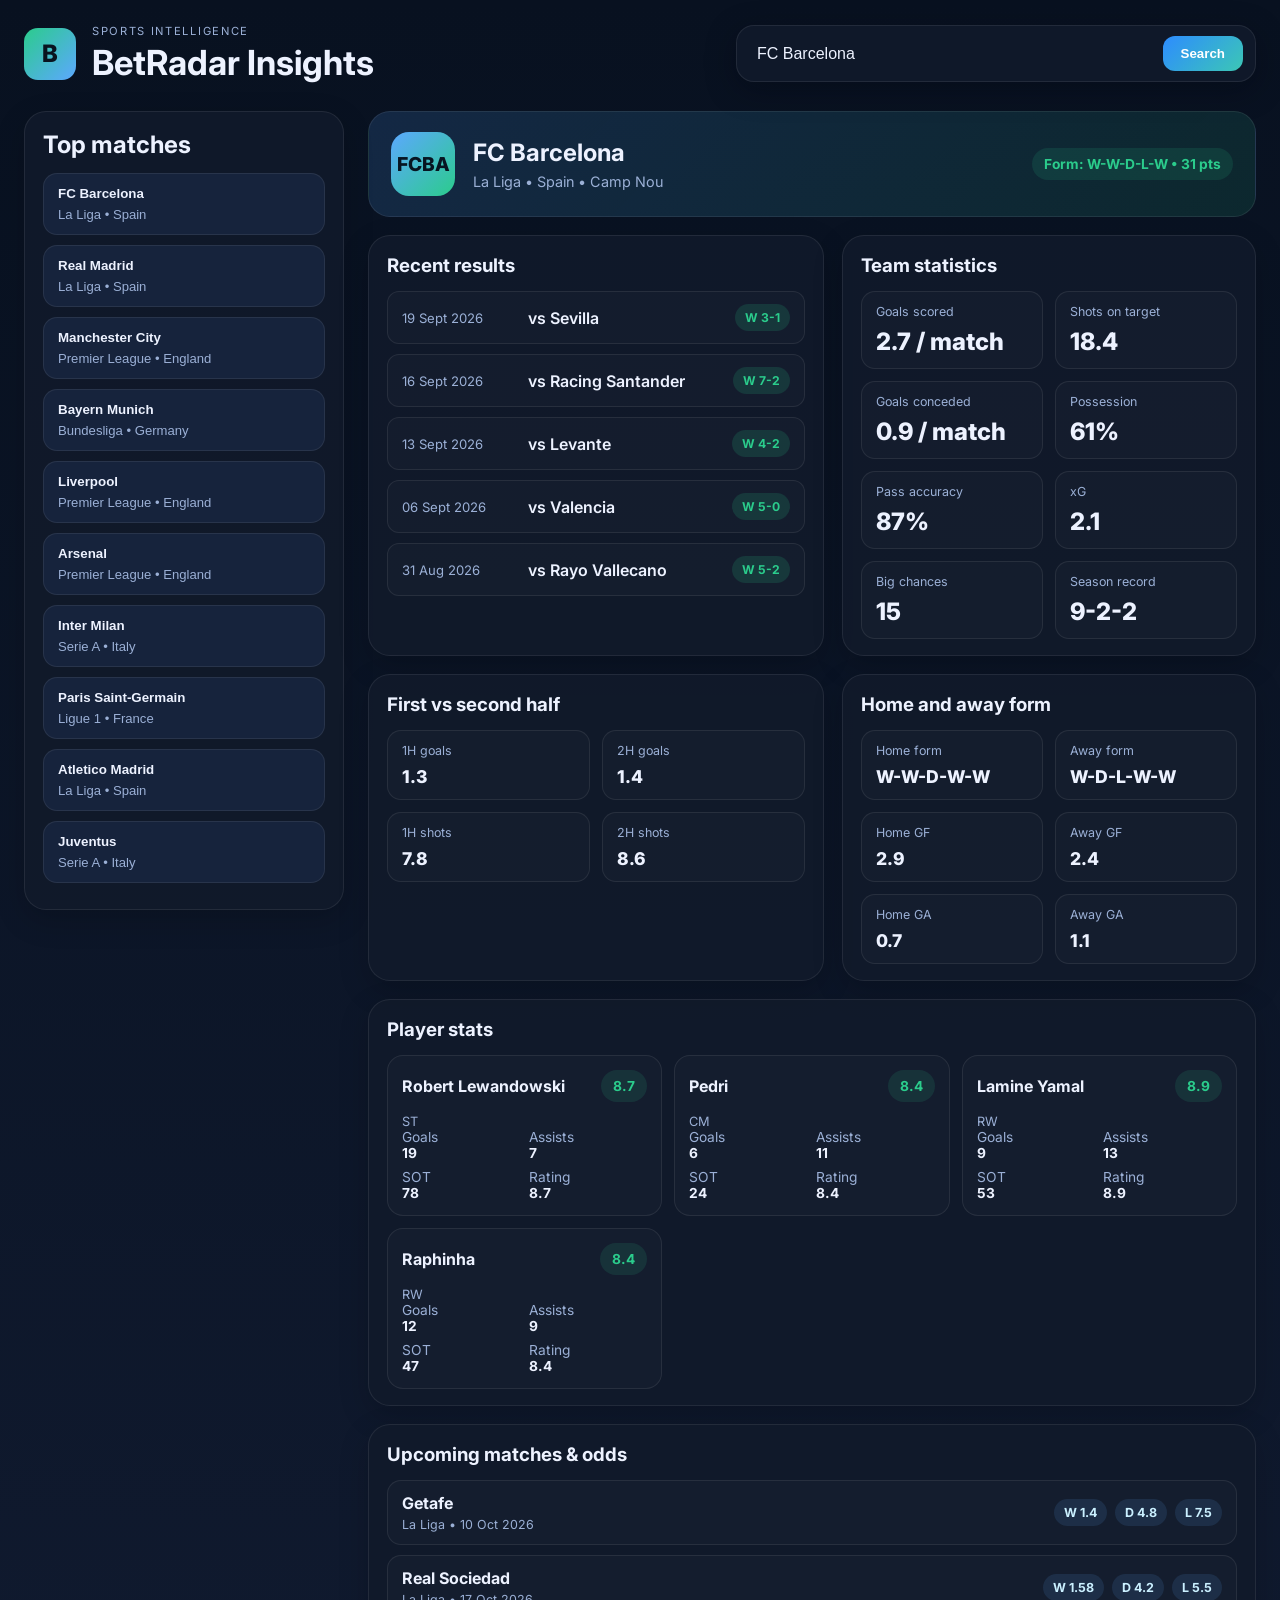
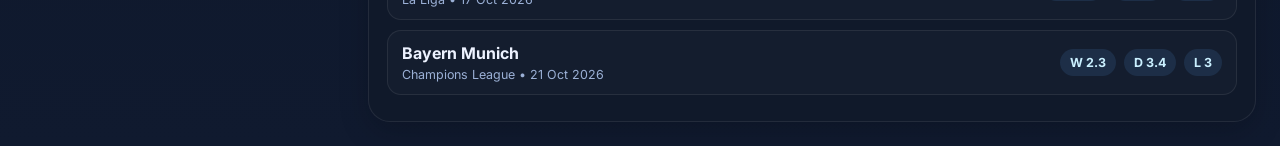
<file: index.html>
<!doctype html>
<html lang="en">
  <head>
    <meta charset="UTF-8" />
    <meta name="viewport" content="width=device-width, initial-scale=1.0" />
    <title>BetRadar Insights</title>
    <link rel="preconnect" href="https://fonts.googleapis.com" />
    <link rel="preconnect" href="https://fonts.gstatic.com" crossorigin />
    <link href="https://fonts.googleapis.com/css2?family=Inter:wght@400;500;600;700;800&display=swap" rel="stylesheet" />
    <link rel="stylesheet" href="styles.css" />
  </head>
  <body>
    <div class="page-shell">
      <header class="topbar">
        <div class="brand-block">
          <div class="brand-mark">B</div>
          <div>
            <p class="eyebrow">Sports intelligence</p>
            <h1>BetRadar Insights</h1>
          </div>
        </div>

        <form id="search-form" class="search-bar" autocomplete="off">
          <input id="search-input" type="search" value="FC Barcelona" placeholder="Search team, league, or country..." aria-label="Search team" />
          <button type="submit">Search</button>
        </form>
      </header>

      <main class="content-grid">
        <aside class="sidebar">
          <div class="panel">
            <h2>Top matches</h2>
            <div id="search-results" class="result-list"></div>
          </div>
        </aside>

        <section class="main-panel">
          <div id="team-header" class="team-header"></div>

          <div class="dashboard-grid">
            <div class="panel">
              <h3>Recent results</h3>
              <div id="recent-results" class="results-table"></div>
            </div>

            <div class="panel">
              <h3>Team statistics</h3>
              <div id="team-stats" class="stat-grid"></div>
            </div>
          </div>

          <div class="dashboard-grid lower-grid">
            <div class="panel">
              <h3>First vs second half</h3>
              <div id="half-stats" class="stat-grid compact"></div>
            </div>

            <div class="panel">
              <h3>Home and away form</h3>
              <div id="home-away" class="stat-grid compact"></div>
            </div>
          </div>

          <div class="panel">
            <h3>Player stats</h3>
            <div id="player-stats" class="player-grid"></div>
          </div>

          <div class="panel">
            <h3>Upcoming matches & odds</h3>
            <div id="upcoming-matches" class="match-list"></div>
          </div>
        </section>
      </main>
    </div>

    <script src="data.js"></script>
    <script src="app.js"></script>
  </body>
</html>
</file>
<file: styles.css>
:root {
  --bg: #0b1020;
  --panel: #121b2d;
  --panel-soft: #16233c;
  --card: #1b2a45;
  --border: rgba(255,255,255,0.08);
  --text: #edf2ff;
  --muted: #9bb0d6;
  --green: #2bcc8c;
  --green-soft: rgba(43, 204, 140, 0.12);
  --red: #ff5c80;
  --gold: #f6c76b;
  --blue: #5ca8ff;
}

* { box-sizing: border-box; }
body {
  margin: 0;
  min-height: 100vh;
  font-family: 'Inter', sans-serif;
  background: linear-gradient(180deg, #081120 0%, #101a2f 100%);
  color: var(--text);
}

.page-shell { max-width: 1460px; margin: 0 auto; padding: 24px; }
.topbar {
  display: flex; align-items: center; justify-content: space-between; gap: 20px; margin-bottom: 28px;
}
.brand-block { display: flex; align-items: center; gap: 16px; }
.brand-mark {
  width: 52px; height: 52px; border-radius: 14px; display: grid; place-items: center;
  background: linear-gradient(135deg, var(--green), var(--blue)); color: #09131f; font-weight: 800; font-size: 1.5rem;
}
.eyebrow { margin: 0 0 4px; text-transform: uppercase; letter-spacing: 0.15em; font-size: 0.7rem; color: var(--muted); }
h1, h2, h3, p { margin: 0; }
h1 { font-size: clamp(1.6rem, 1.2rem + 1.2vw, 2.4rem); }
.search-bar {
  display: flex; align-items: center; gap: 12px; background: rgba(17, 26, 43, 0.9); padding: 10px 12px 10px 18px;
  border: 1px solid var(--border); border-radius: 18px; min-width: min(100%, 520px); box-shadow: 0 8px 30px rgba(3, 7, 18, 0.35);
}
.search-bar input {
  flex: 1; border: none; background: transparent; color: var(--text); font-size: 1rem; outline: none;
}
.search-bar input::placeholder { color: var(--muted); }
.search-bar button {
  border: none; padding: 10px 18px; border-radius: 12px; background: linear-gradient(135deg, #2d8cff, #3cc7b5); color: white; font-weight: 700; cursor: pointer;
}
.content-grid { display: grid; grid-template-columns: 320px minmax(0, 1fr); gap: 24px; }
.sidebar, .main-panel { display: flex; flex-direction: column; gap: 18px; }
.panel {
  background: rgba(17, 26, 43, 0.9); border: 1px solid var(--border); border-radius: 22px; padding: 18px 18px 16px; box-shadow: 0 10px 30px rgba(0, 0, 0, 0.18);
}
.result-list, .match-list, .results-table, .player-grid, .stat-grid { margin-top: 14px; }
.result-item {
  width: 100%; text-align: left; border: 1px solid var(--border); background: var(--panel-soft); color: var(--text); border-radius: 14px; padding: 12px 14px; cursor: pointer; margin-bottom: 10px;
  transition: transform 0.15s ease, border-color 0.15s ease;
}
.result-item:hover { transform: translateY(-1px); border-color: rgba(92, 168, 255, 0.7); }
.result-item strong { display: block; margin-bottom: 6px; }
.result-item span { color: var(--muted); font-size: 0.82rem; }
.team-header {
  display: flex; align-items: center; justify-content: space-between; gap: 16px; padding: 20px 22px; background: linear-gradient(135deg, rgba(80, 156, 255, 0.16), rgba(43, 204, 140, 0.12)); border: 1px solid var(--border); border-radius: 22px;
}
.team-name-wrap { display: flex; align-items: center; gap: 18px; }
.team-badge {
  width: 64px; height: 64px; border-radius: 18px; background: linear-gradient(135deg, var(--blue), var(--green)); display: grid; place-items: center; font-size: 1.2rem; font-weight: 800; color: #071521;
}
.team-meta { color: var(--muted); font-size: 0.9rem; margin-top: 6px; }
.pill { display: inline-flex; align-items: center; justify-content: center; padding: 8px 12px; border-radius: 999px; background: var(--green-soft); color: var(--green); font-weight: 700; font-size: 0.86rem; }
.dashboard-grid { display: grid; grid-template-columns: 1.1fr 1fr; gap: 18px; }
.lower-grid { margin-top: 0; }
.results-table { display: flex; flex-direction: column; gap: 10px; }
.result-row {
  display: grid; grid-template-columns: 110px 1fr auto; align-items: center; gap: 16px; padding: 12px 14px; border-radius: 12px; background: rgba(255,255,255,0.02); border: 1px solid var(--border);
}
.result-date { color: var(--muted); font-size: 0.82rem; }
.result-opponent { font-weight: 600; }
.result-badge { padding: 6px 10px; border-radius: 999px; font-weight: 700; font-size: 0.76rem; }
.badge-win { background: rgba(43, 204, 140, 0.15); color: var(--green); }
.badge-draw { background: rgba(246, 199, 107, 0.15); color: var(--gold); }
.badge-loss { background: rgba(255, 92, 128, 0.15); color: var(--red); }
.stat-grid { display: grid; grid-template-columns: repeat(2, minmax(0, 1fr)); gap: 12px; }
.stat-card {
  background: rgba(255,255,255,0.02); border: 1px solid var(--border); border-radius: 14px; padding: 12px 14px;
}
.stat-card .label { display: block; color: var(--muted); font-size: 0.78rem; margin-bottom: 8px; }
.stat-card .value { font-weight: 800; font-size: clamp(1.1rem, 1rem + 0.8vw, 1.5rem); }
.compact .value { font-size: 1.1rem; }
.player-grid { display: grid; grid-template-columns: repeat(auto-fit, minmax(220px, 1fr)); gap: 12px; }
.player-card { background: rgba(255,255,255,0.02); border: 1px solid var(--border); border-radius: 16px; padding: 14px; }
.player-name { display: flex; justify-content: space-between; gap: 10px; align-items: center; margin-bottom: 12px; }
.player-role { color: var(--muted); font-size: 0.8rem; }
.player-metrics { display: grid; grid-template-columns: repeat(2, minmax(0, 1fr)); gap: 8px; color: var(--muted); font-size: 0.86rem; }
.player-metrics strong { color: var(--text); }
.match-item {
  display: grid; grid-template-columns: 1fr auto; gap: 12px; align-items: center; padding: 12px 14px; border: 1px solid var(--border); background: rgba(255,255,255,0.02); border-radius: 14px; margin-bottom: 10px;
}
.match-meta { color: var(--muted); font-size: 0.78rem; margin-top: 4px; }
.odds { display: flex; gap: 8px; flex-wrap: wrap; justify-content: flex-end; }
.odds span { padding: 6px 10px; border-radius: 999px; background: rgba(92, 168, 255, 0.12); color: #caf0ff; font-size: 0.78rem; font-weight: 700; }
.hidden { display: none !important; }
@media (max-width: 980px) {
  .content-grid, .dashboard-grid { grid-template-columns: 1fr; }
  .topbar { flex-direction: column; align-items: stretch; }
  .search-bar { min-width: 100%; }
}
</file>
